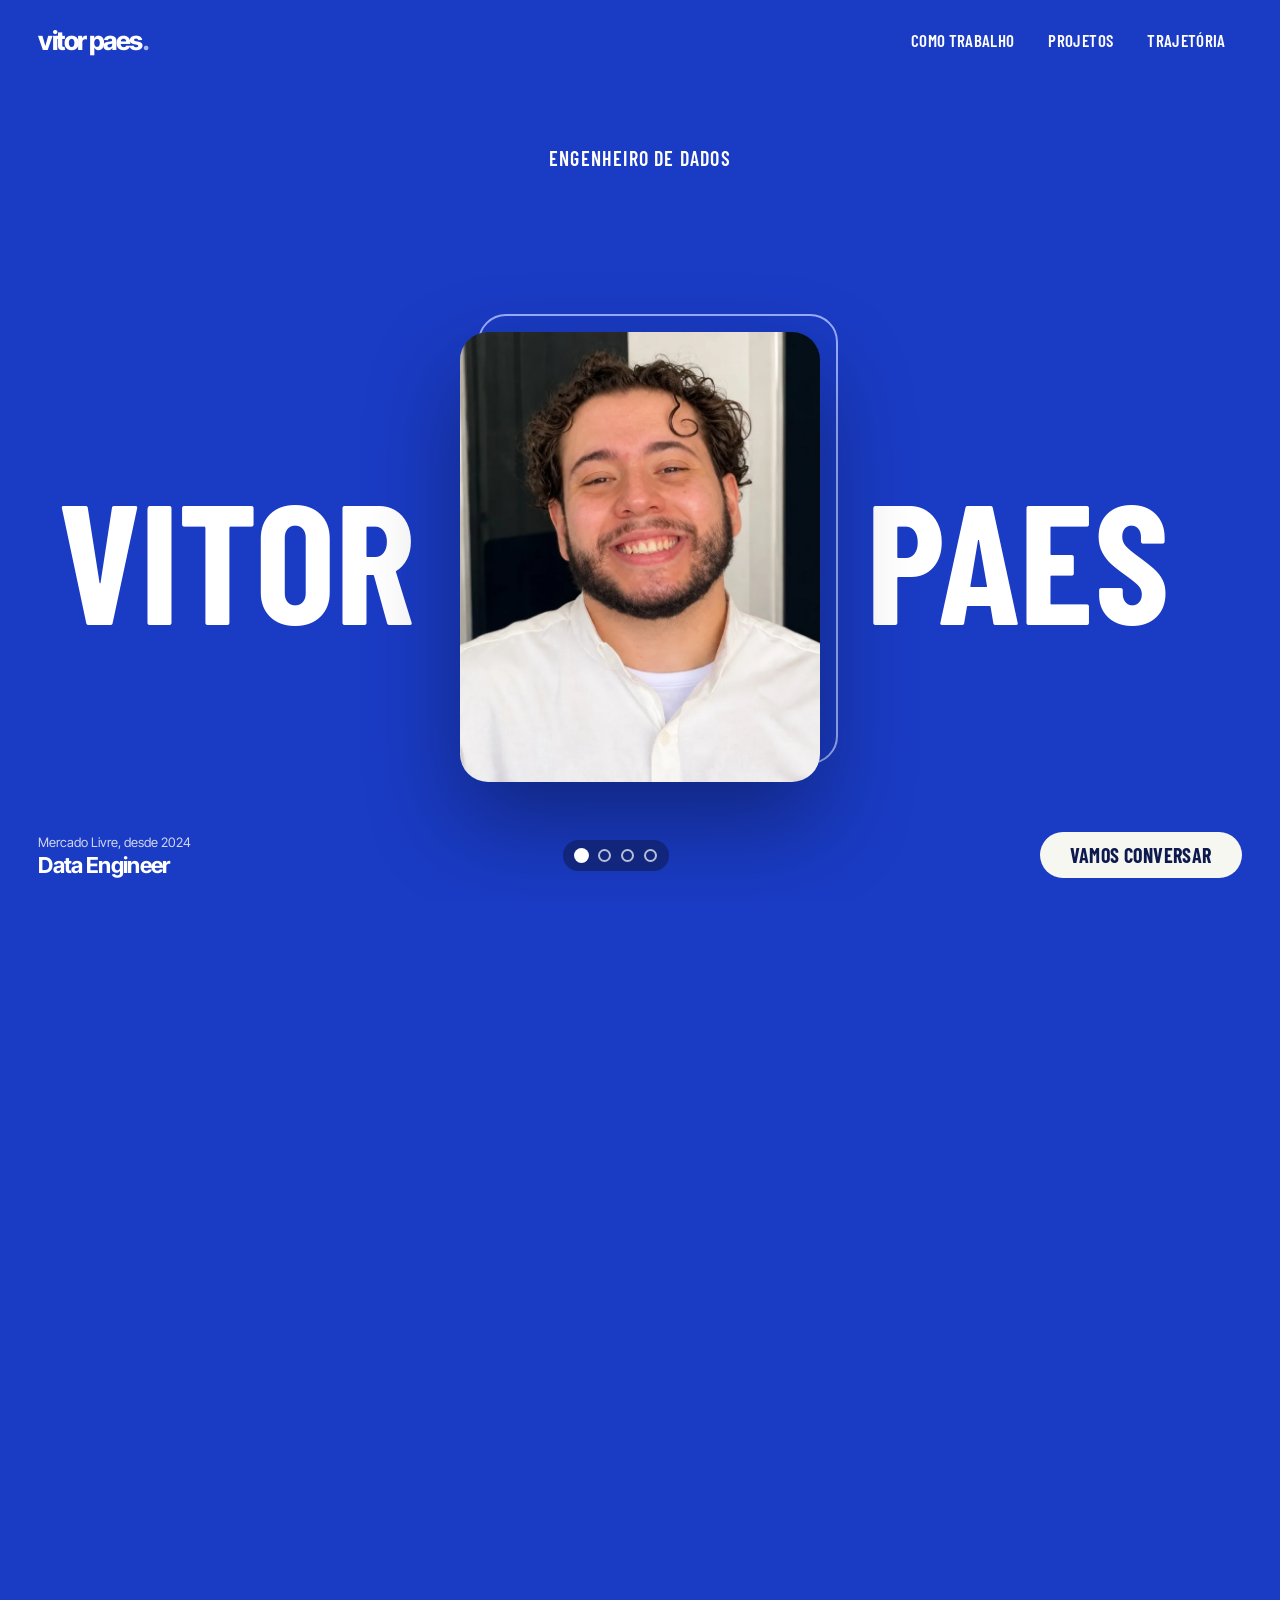
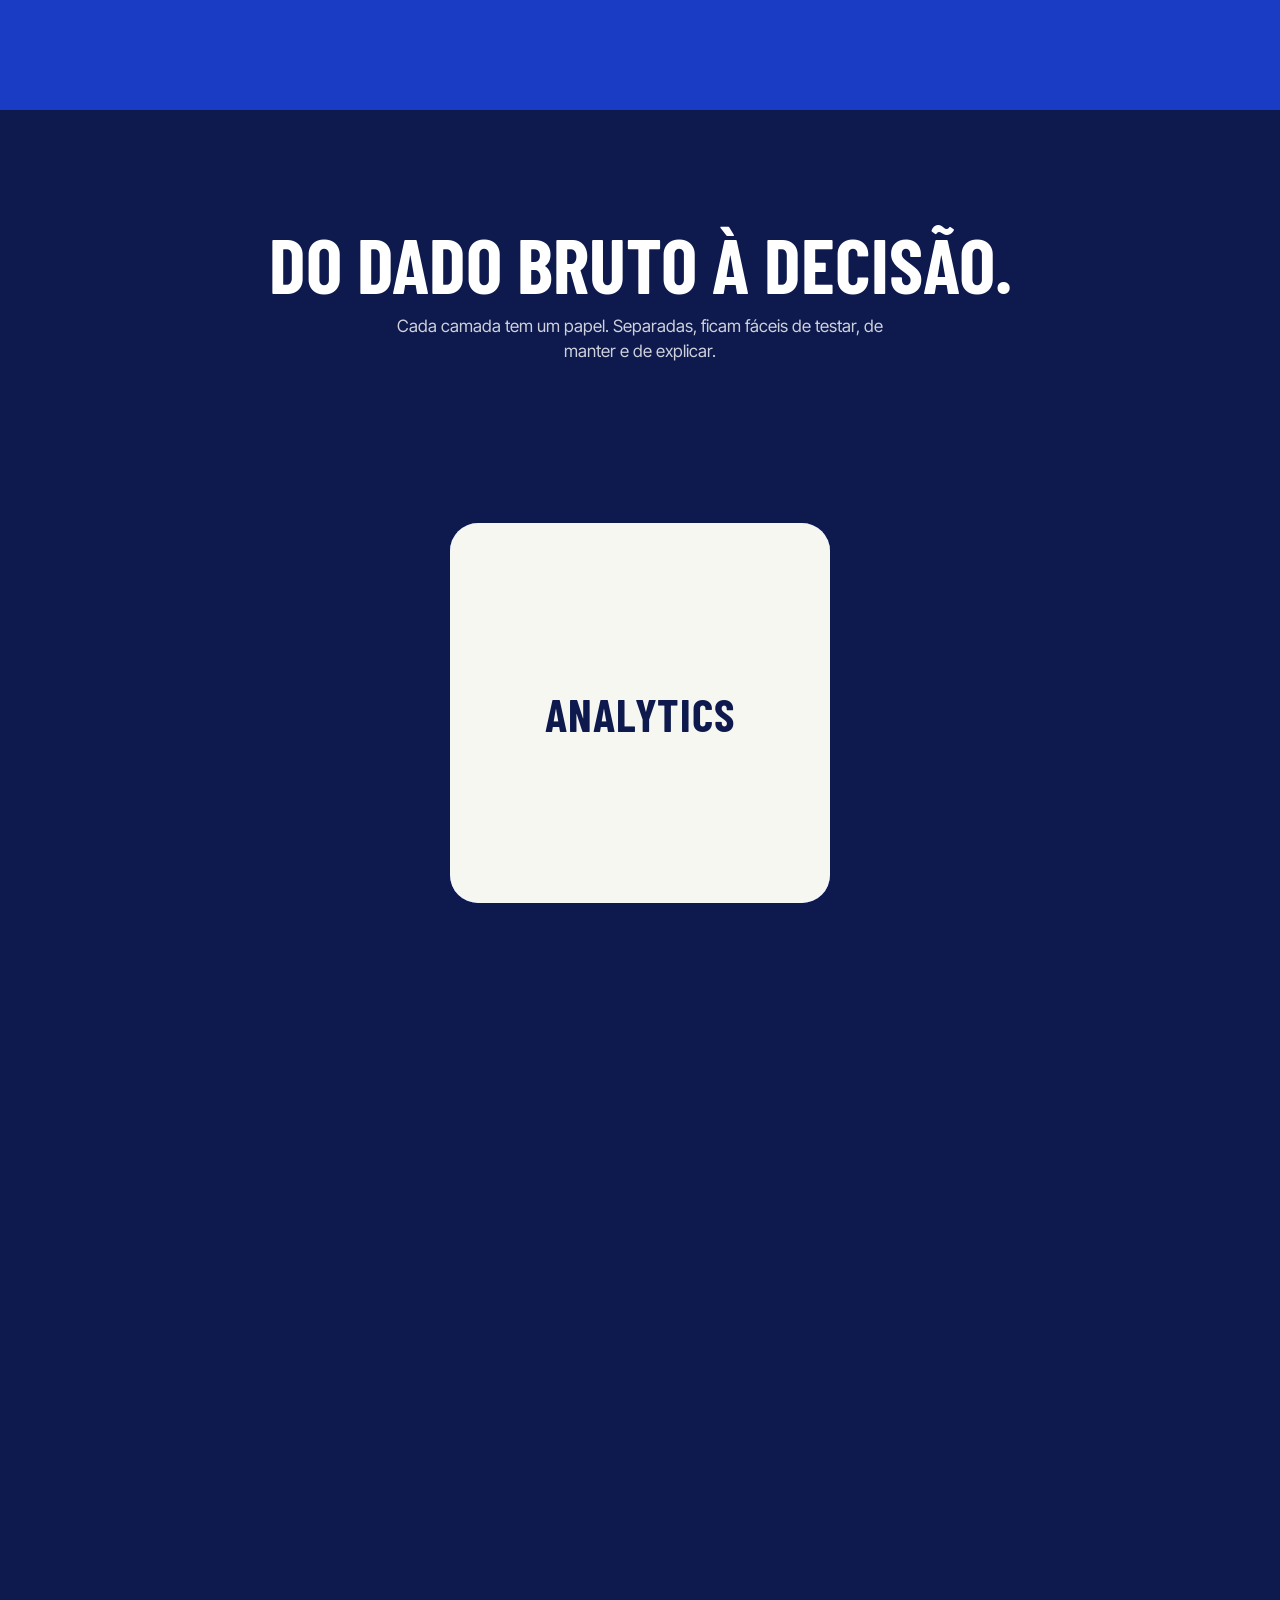
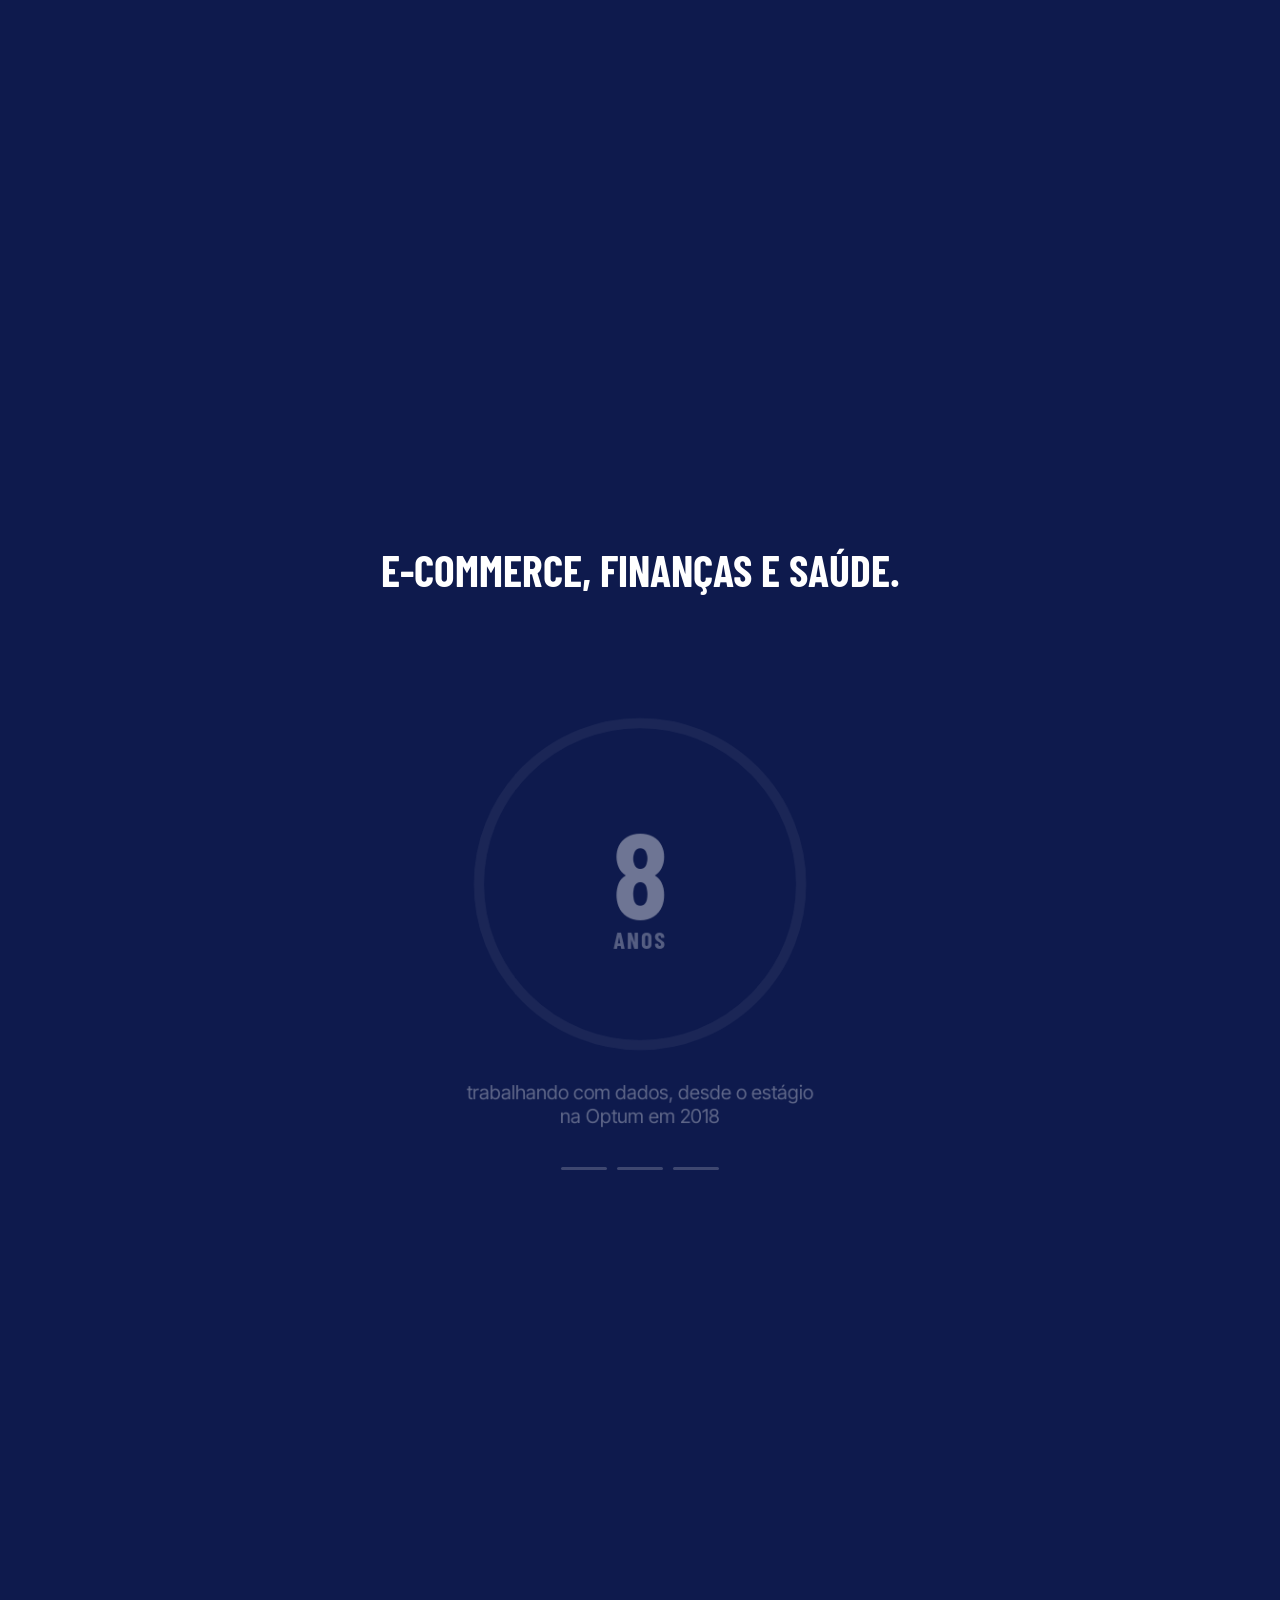
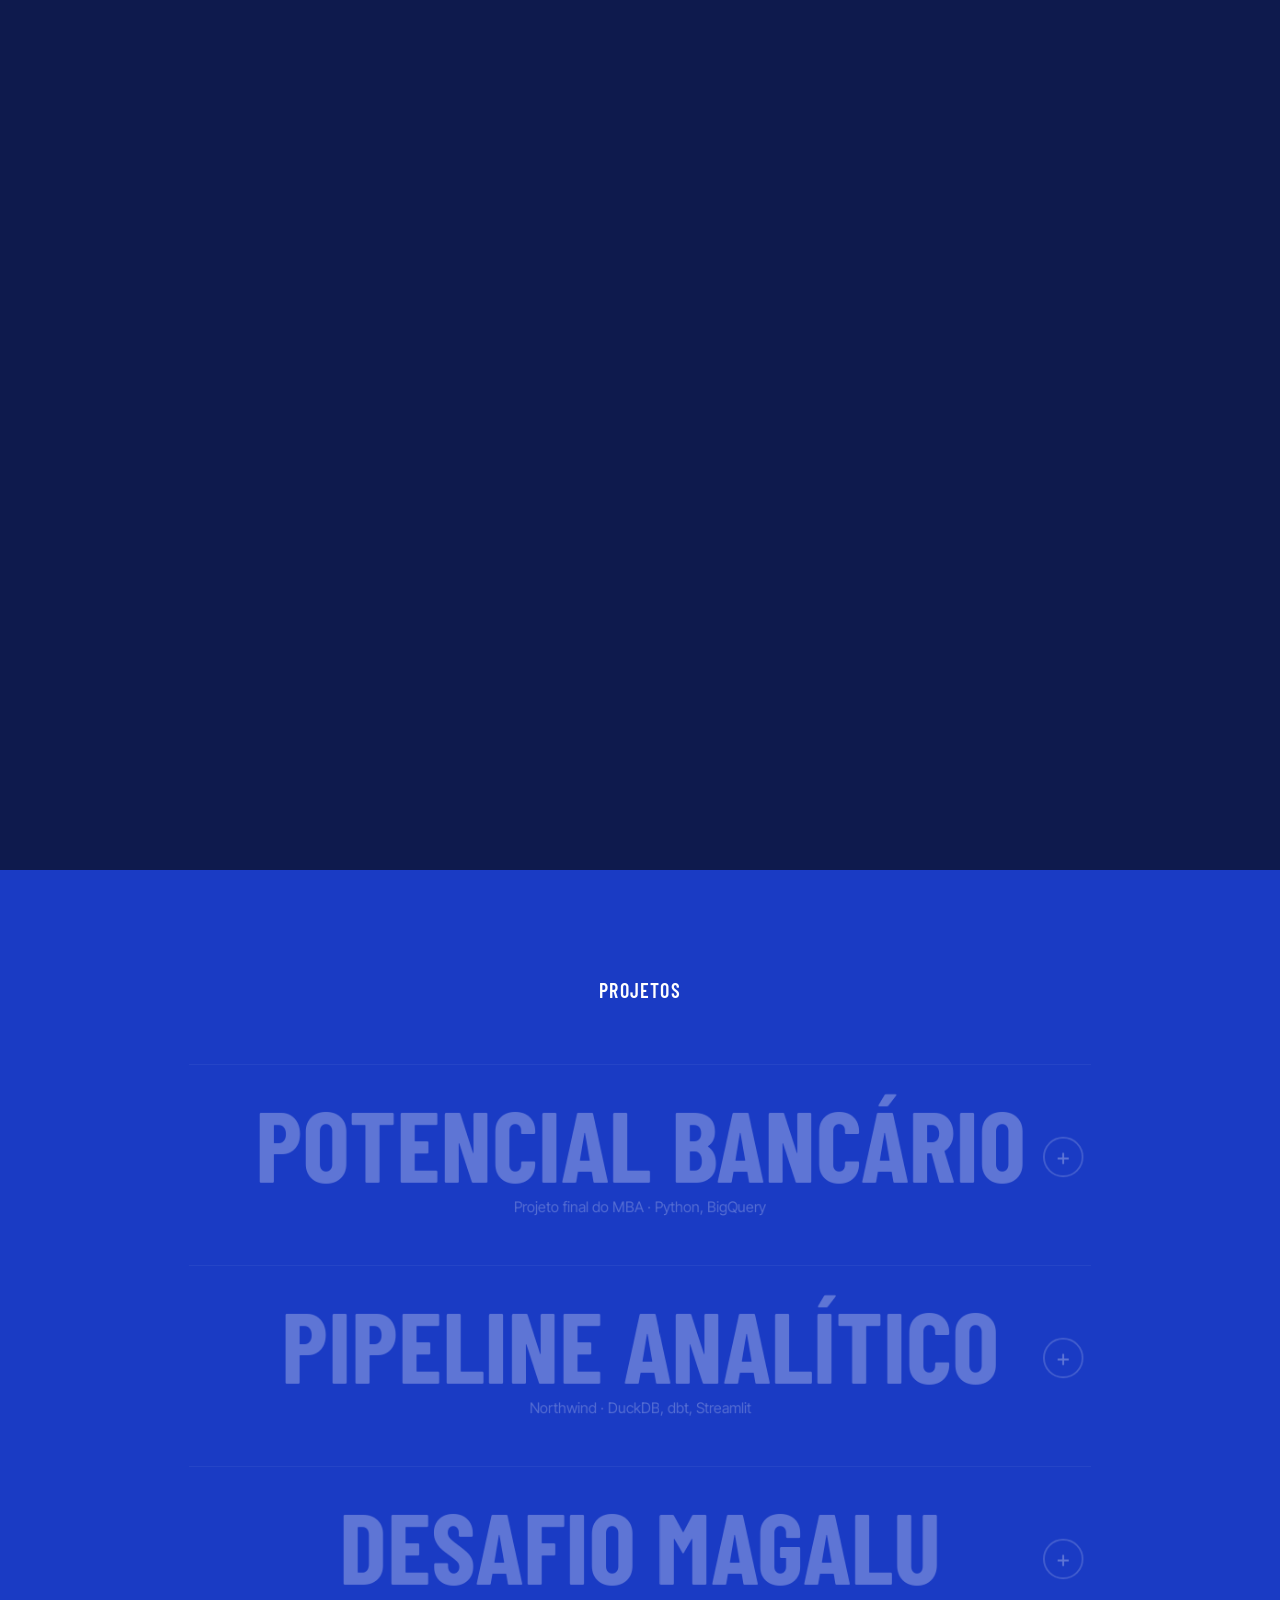
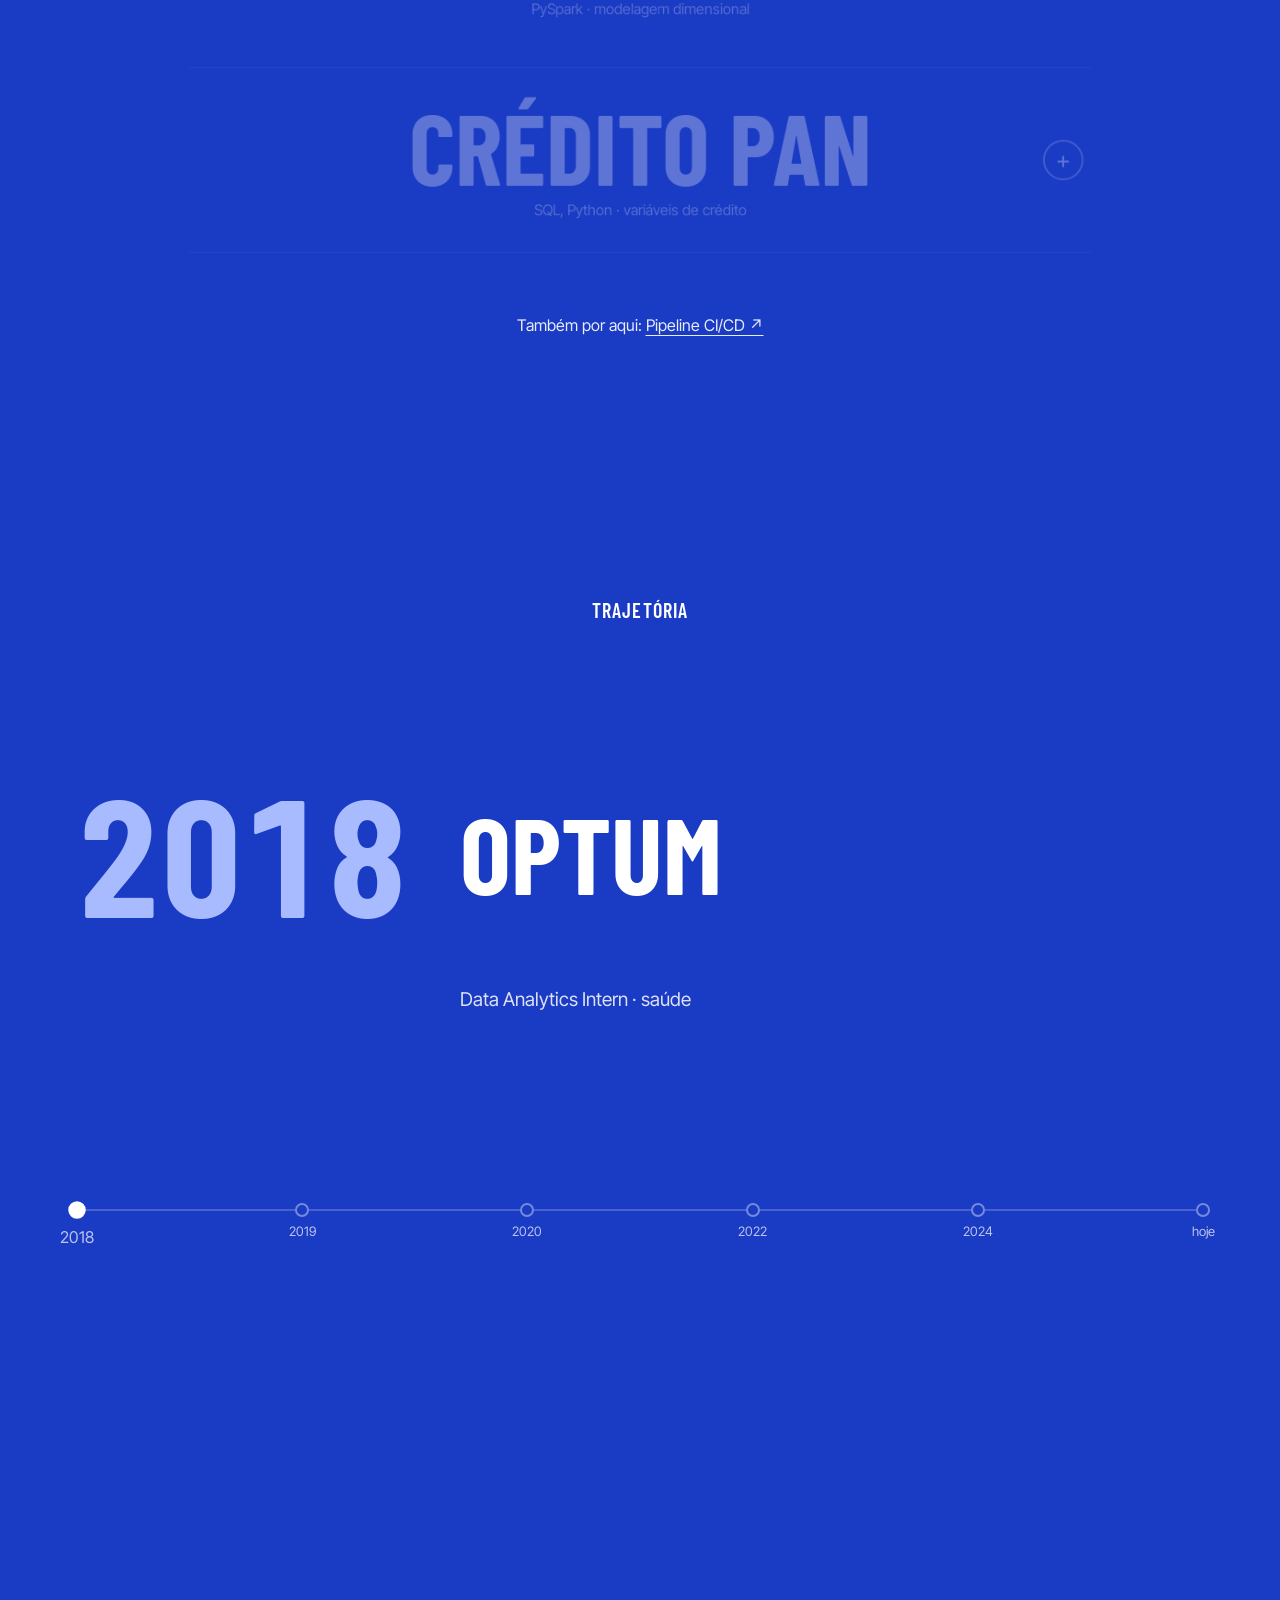
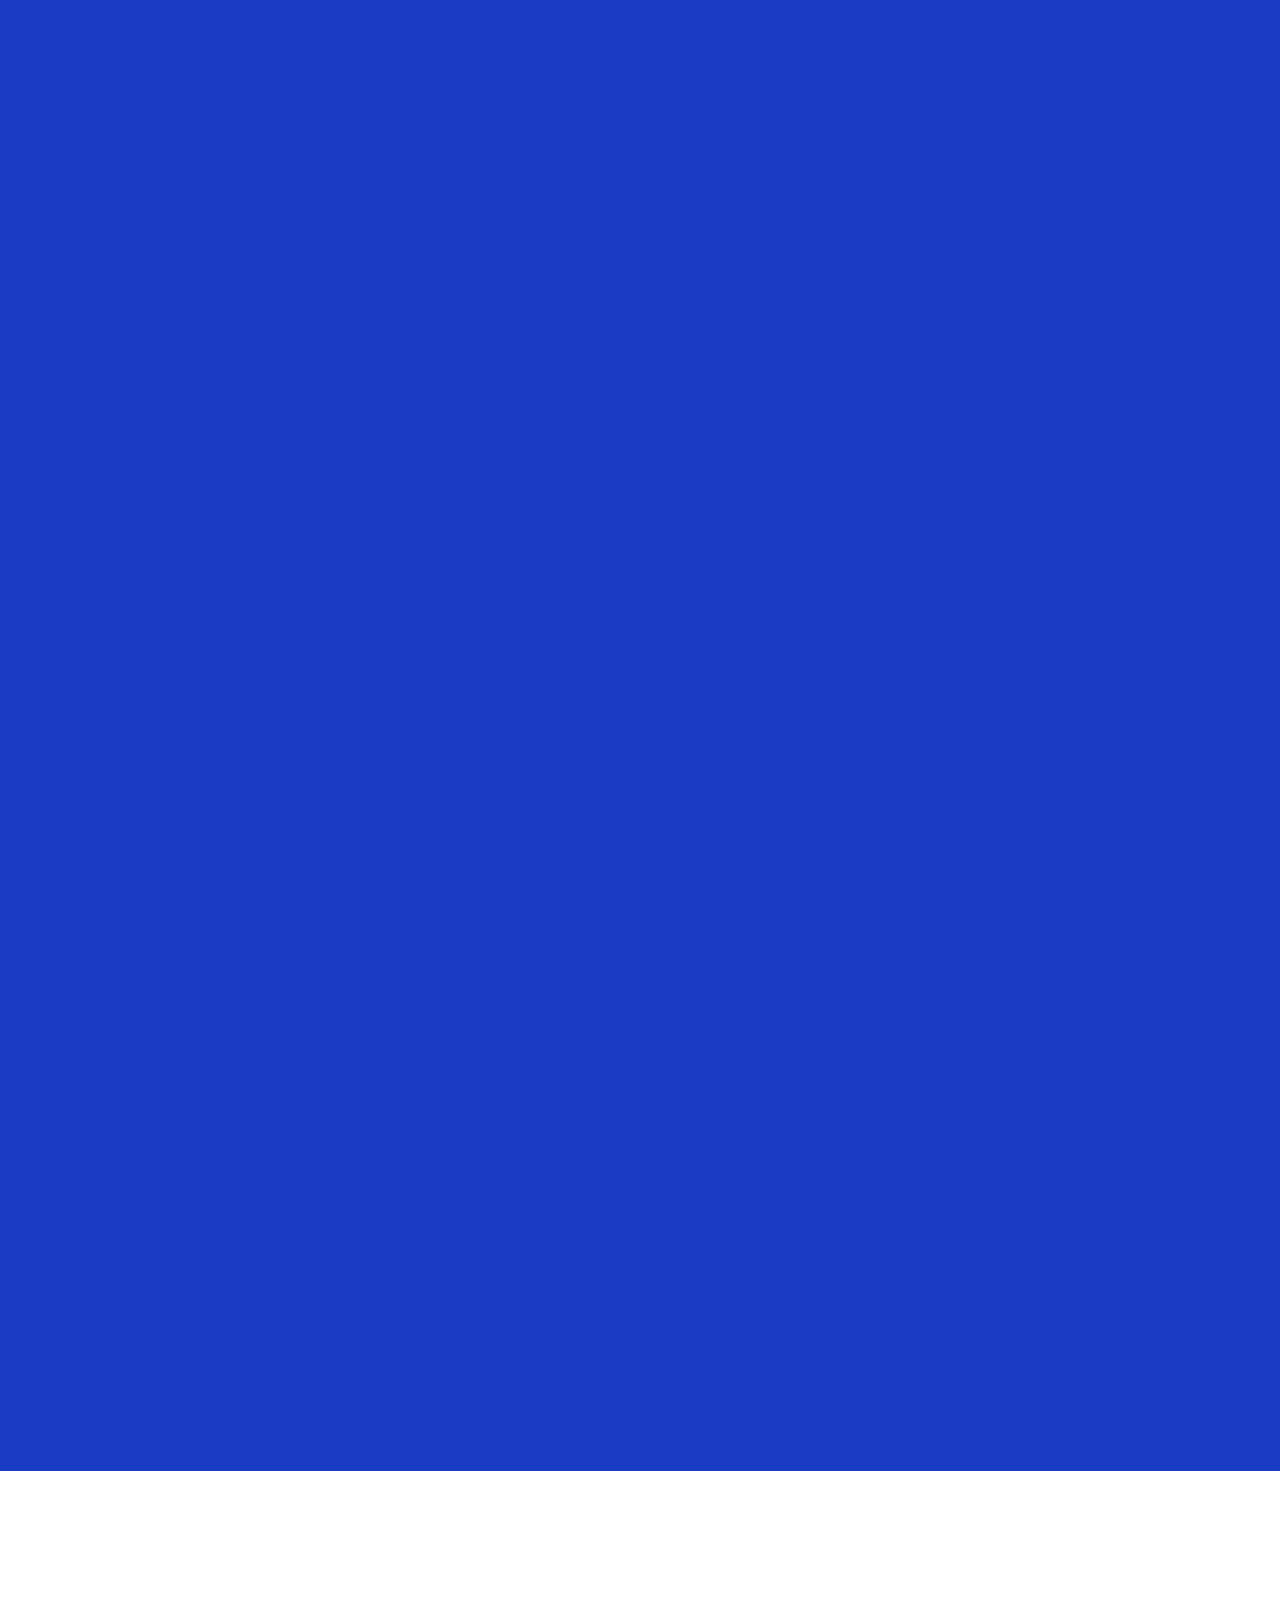
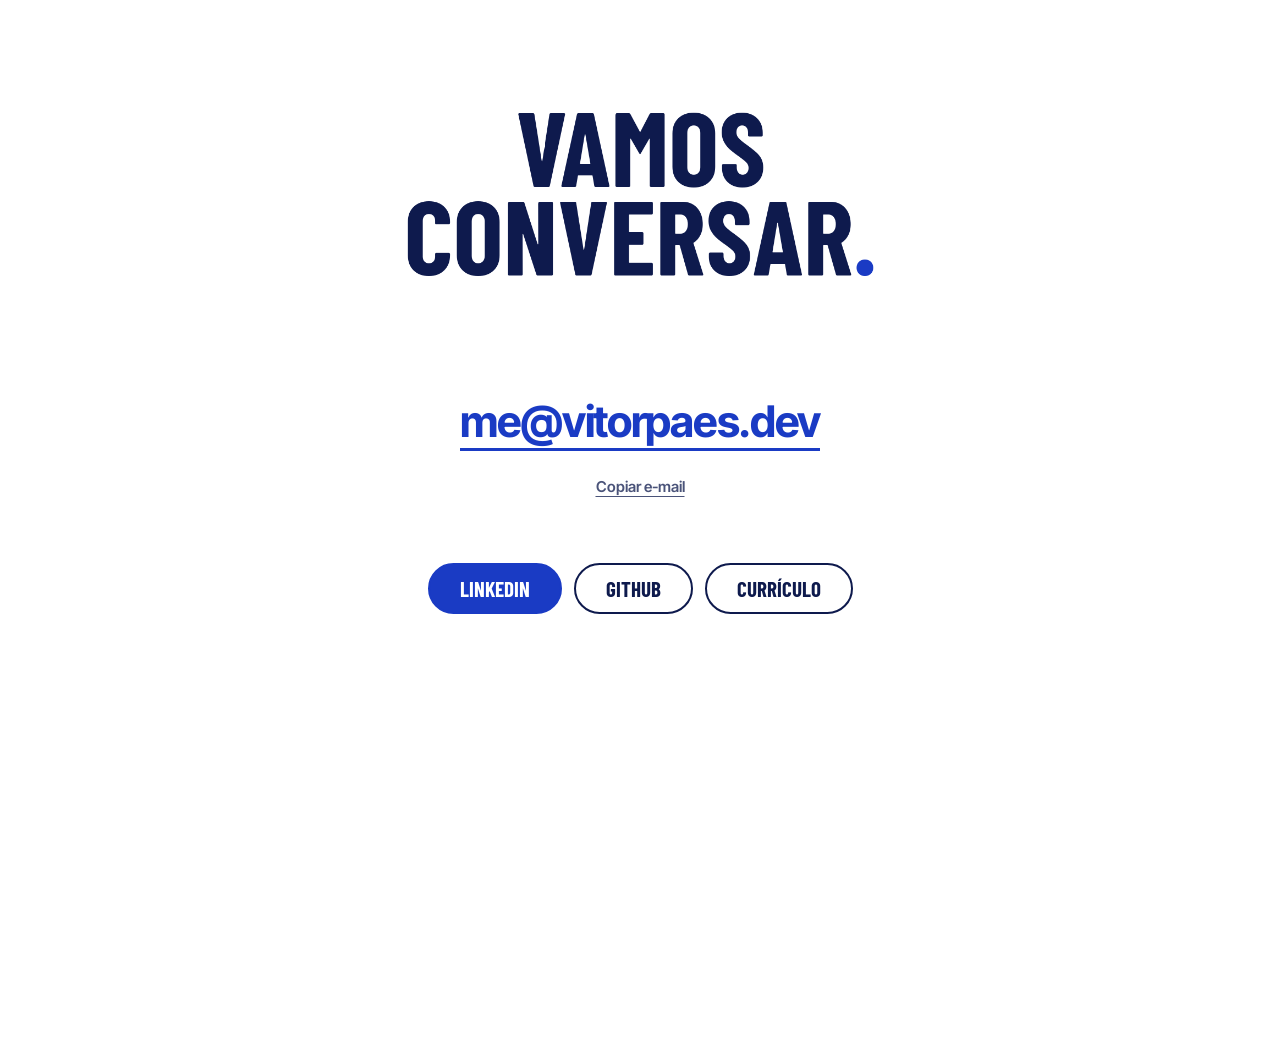
<file: index.html>
<!DOCTYPE html>
<html lang="pt-BR">
<head>
  <meta charset="utf-8">
  <meta name="viewport" content="width=device-width, initial-scale=1">
  <meta name="description" content="Vitor Paes é engenheiro de dados em São Paulo, no Mercado Livre. Pipelines, modelagem e analytics com SQL, Python, PySpark, dbt e Google Cloud. Veja projetos e trajetória.">
  <meta name="theme-color" content="#1A3BC4">
  
  <meta name="author" content="Vitor Paes">
  <meta name="robots" content="index, follow, max-image-preview:large">
  <title>Vitor Paes — Engenheiro de Dados em São Paulo</title>
  <link rel="canonical" href="https://vitorpaes.dev/">
  <meta property="og:type" content="profile">
  <meta property="og:locale" content="pt_BR">
  <meta property="og:site_name" content="Vitor Paes">
  <meta property="og:title" content="Vitor Paes — Engenheiro de Dados">
  <meta property="og:description" content="Pipelines, modelagem e analytics. Projetos e trajetória de um engenheiro de dados em São Paulo.">
  <meta property="og:url" content="https://vitorpaes.dev/">
  <meta property="og:image" content="https://vitorpaes.dev/og-image.png">
  <meta property="og:image:width" content="1200">
  <meta property="og:image:height" content="630">
  <meta property="og:image:alt" content="Vitor Paes, engenheiro de dados. Integração, transformação e modelagem de dados.">
  <meta property="profile:first_name" content="Vitor">
  <meta property="profile:last_name" content="Paes">
  <meta name="twitter:card" content="summary_large_image">
  <meta name="twitter:title" content="Vitor Paes — Engenheiro de Dados">
  <meta name="twitter:description" content="Pipelines, modelagem e analytics. Projetos e trajetória.">
  <meta name="twitter:image" content="https://vitorpaes.dev/og-image.png">
  <script type="application/ld+json">
  {
    "@context": "https://schema.org",
    "@type": "ProfilePage",
    "url": "https://vitorpaes.dev/",
    "inLanguage": "pt-BR",
    "mainEntity": {
      "@type": "Person",
      "name": "Vitor Paes",
      "url": "https://vitorpaes.dev/",
      "image": "https://vitorpaes.dev/vitor-paes.jpg",
      "jobTitle": "Data Engineer",
      "worksFor": { "@type": "Organization", "name": "Mercado Livre" },
      "address": { "@type": "PostalAddress", "addressLocality": "São Paulo", "addressCountry": "BR" },
      "alumniOf": [
        { "@type": "CollegeOrUniversity", "name": "Universidade Presbiteriana Mackenzie" },
        { "@type": "CollegeOrUniversity", "name": "Universidade Anhembi Morumbi" }
      ],
      "knowsAbout": ["Engenharia de dados", "Analytics engineering", "SQL", "Python", "PySpark", "dbt", "Airflow", "BigQuery", "Google Cloud", "AWS", "Modelagem dimensional", "ETL"],
      "email": "mailto:me@vitorpaes.dev",
      "sameAs": ["https://www.linkedin.com/in/vitor-paes/", "https://github.com/VitorPaes"]
    }
  }
  </script>
  <link rel="icon" href="./favicon.svg" type="image/svg+xml">
  <link rel="icon" href="./favicon-32.png" sizes="32x32" type="image/png">
  <link rel="apple-touch-icon" href="./apple-touch-icon.png">

<link rel="preconnect" href="https://fonts.googleapis.com">
<link rel="preconnect" href="https://fonts.gstatic.com" crossorigin>
<link href="https://fonts.googleapis.com/css2?family=Barlow+Condensed:wght@500;600;700&family=Inter+Tight:wght@400..800&display=swap" rel="stylesheet">
<script>if(matchMedia("(prefers-reduced-motion: reduce)").matches)document.documentElement.classList.add("rm")</script>
<style>
:root{--bg:#1A3BC4;--deep:#0E1A4D;--pop:#F7F7F2;--hi:#A9BBFF;--white:#fff;--ink:#0E1A4D;--cw:min(360px,70vw,42vh)}
*{box-sizing:border-box}
html,body{margin:0}
body{background:var(--bg);color:var(--white);font-family:"Inter Tight",Arial,sans-serif;-webkit-font-smoothing:antialiased;overflow-x:hidden}
a{color:inherit;text-decoration:none}
.cond{font-family:"Barlow Condensed","Arial Narrow",sans-serif;text-transform:uppercase}
.sr{position:absolute;width:1px;height:1px;overflow:hidden;clip:rect(0 0 0 0)}
a:focus-visible,button:focus-visible{outline:3px solid var(--hi);outline-offset:4px}
body.light a:focus-visible,body.light button:focus-visible{outline-color:var(--bg)}

/* header + bottom bar */
.top{position:fixed;inset:0 0 auto 0;z-index:20;display:flex;justify-content:space-between;align-items:center;padding:22px clamp(18px,3vw,40px);pointer-events:none}
.top>*{pointer-events:auto}
.top{transition:background .3s,backdrop-filter .3s}.top.solid{background:rgba(14,26,77,.82);-webkit-backdrop-filter:blur(12px);backdrop-filter:blur(12px)}body.light .top.solid{background:rgba(255,255,255,.88)}
.brand{font-size:26px;font-weight:750;letter-spacing:-.06em}
.brand span{color:var(--hi)}
.top nav{display:flex;gap:2px;align-items:center;font-size:17px;font-weight:600;letter-spacing:.02em}
.top nav a{border-radius:999px;padding:8px 16px;transition:background .25s,color .25s}
.top nav a.on{background:var(--white);color:var(--bg)}
.bar{position:fixed;inset:auto 0 0 0;z-index:20;display:flex;justify-content:space-between;align-items:center;padding:16px clamp(18px,3vw,40px) 20px;pointer-events:none}
.bar>*{pointer-events:auto}
.bar .who p{margin:0;line-height:1.3}
.bar .who small{font-size:13px;opacity:.8}
.bar .who strong{display:block;font-size:22px;letter-spacing:-.03em}
.dots{display:flex;gap:10px;padding:9px 12px;border-radius:999px;background:rgba(14,26,77,.55);-webkit-backdrop-filter:blur(10px);backdrop-filter:blur(10px);transition:background .3s}
.dots button{position:relative;width:13px;height:13px;border-radius:50%;border:2px solid rgba(255,255,255,.7);background:transparent;padding:0;cursor:pointer;transition:background .3s,transform .3s}
.dots button::after{content:"";position:absolute;inset:-9px -6px}
.dots button.on{background:var(--white);transform:scale(1.15)}
.cta{background:var(--pop);color:var(--ink);border-radius:999px;padding:11px 30px;font-size:20px;font-weight:700;letter-spacing:.02em;transition:transform .2s,opacity .3s,visibility .3s}
.cta:hover{transform:scale(1.05)}
body.light .cta{opacity:0;visibility:hidden;pointer-events:none}body.light .bar .who,body.light .dots button{color:var(--ink);border-color:var(--ink)}
body.light .dots{background:rgba(255,255,255,.85)}
body.light .dots button.on{background:var(--ink)}
body.light .top{color:var(--ink)}
body.light .top nav a.on{background:var(--ink);color:#fff}

/* scenes */
.scene{position:relative}
.stick{position:sticky;top:0;height:100vh;overflow:hidden}

/* 1. hero */
#hero{height:190vh}
#hero .label{position:absolute;top:14vh;left:0;right:0;text-align:center;font-size:clamp(16px,1.6vw,20px);font-weight:600;letter-spacing:.06em}
#hero .name{position:absolute;top:15vh;left:0;right:0;text-align:center;font-weight:700;font-size:clamp(110px,21vw,330px);line-height:.84;letter-spacing:-.005em;will-change:transform}
#hero .name span{display:block;will-change:transform}
.card3d{position:absolute;left:50%;bottom:118px;width:var(--cw);aspect-ratio:4/5;perspective:1400px;transform:translateX(-50%)}
.card3d::before{content:"";position:absolute;inset:0;transform:translate(18px,-18px);border:2px solid var(--hi);border-radius:28px;opacity:.9}
.card3d .inner{position:relative;width:100%;height:100%;transform-style:preserve-3d;will-change:transform}
.face{position:absolute;inset:0;backface-visibility:hidden;-webkit-backface-visibility:hidden;border-radius:28px;overflow:hidden;box-shadow:0 40px 90px rgba(0,0,0,.35)}
.face picture{display:block;width:100%;height:100%}
.face img{width:100%;height:100%;object-fit:cover;object-position:50% 30%;display:block}
.face.back{transform:rotateY(180deg);background:var(--pop);color:var(--ink);display:flex;flex-direction:column;justify-content:flex-end;padding:0 32px 34px}
.face.back .k{font-size:15px;font-weight:600;letter-spacing:.06em;margin:0 0 6px}
.face.back h2{color:var(--bg);margin:0;font-size:clamp(40px,4.4vw,58px);line-height:.88;font-weight:700}
.face.back p{margin:16px 0 0;font-size:16px;line-height:1.5}
.face.back ul{list-style:none;margin:18px 0 0;padding:0;display:flex;flex-wrap:wrap;gap:6px}
.face.back li{border:1.5px solid var(--ink);border-radius:999px;padding:4px 12px;font-size:13px;font-weight:600}
#hero .tag{position:absolute;left:0;right:0;top:15vh;text-align:center;font-size:clamp(34px,5vw,64px);font-weight:700;opacity:0}
@media (min-width:761px){
  #hero .name{top:auto;bottom:118px;margin:0;height:calc(var(--cw)*1.25);display:grid;grid-template-columns:1fr var(--cw) 1fr;align-items:center;font-size:min(calc((100vw - var(--cw))*.185),calc(var(--cw)*.85),330px)}
  #hero .name .l1{grid-column:1;text-align:right;padding-right:clamp(30px,3.6vw,68px)}
  #hero .name .l2{grid-column:3;text-align:left;padding-left:clamp(30px,3.6vw,68px)}
}

/* 2. layers */
#layers{height:210vh;background:var(--deep)}
#layers .head{position:absolute;top:13vh;left:0;right:0;text-align:center;padding:0 20px}
#layers .head h2{margin:0;font-size:clamp(44px,6vw,80px);line-height:.95;font-weight:700}
#layers .head p{margin:14px auto 0;max-width:520px;opacity:.8;font-size:17px;line-height:1.5}
.stack{position:absolute;z-index:1;left:50%;top:67%;width:min(380px,62vw);height:min(380px,62vw);transform:translate(-50%,-50%)}
.slab{position:absolute;inset:0;border-radius:28px;transform-origin:center;will-change:transform;display:flex;align-items:center;justify-content:center}
.slab .face2{position:absolute;inset:0;border-radius:28px}
.s1 .face2{background:#2B3C86;box-shadow:inset 0 0 0 2px rgba(255,255,255,.12)}
.s2 .face2{background:var(--bg);box-shadow:inset 0 0 0 2px rgba(255,255,255,.18)}
.s3 .face2{background:var(--pop)}
.slab .glyph{position:relative;font-size:clamp(28px,4vw,46px);font-weight:700;letter-spacing:.02em}
.s3 .glyph{color:var(--ink)}
.note{position:absolute;z-index:5;width:min(300px,38vw);opacity:0;will-change:transform,opacity}
.note b{display:block;font-size:clamp(28px,3vw,40px);line-height:1;font-weight:700}
.note span{display:block;margin-top:6px;font-size:15px;line-height:1.45;opacity:.85}
.n1{left:6vw;top:72%}.n2{right:6vw;top:56%;text-align:right}.n3{left:6vw;top:40%}

/* 3. numbers */
#numbers{height:230vh;background:var(--deep)}
#numbers .k{position:absolute;top:11vh;left:0;right:0;text-align:center;font-size:clamp(28px,3.4vw,44px);font-weight:700;padding:0 20px}
.stat{position:absolute;inset:0;display:flex;flex-direction:column;align-items:center;justify-content:center;opacity:0;will-change:transform,opacity}
.ring{position:relative;width:min(360px,68vw,44vh);aspect-ratio:1;margin-top:8vh}
.ring svg{position:absolute;inset:0;width:100%;height:100%;transform:rotate(-90deg)}
.ring circle{fill:none;stroke-width:6}
.ring .bgc{stroke:rgba(255,255,255,.14)}
.ring .fg{stroke:var(--hi);stroke-linecap:round}
.ring .val{position:absolute;inset:0;display:flex;flex-direction:column;align-items:center;justify-content:center;font-size:clamp(96px,14vh,170px);line-height:.9;font-weight:700;font-variant-numeric:tabular-nums}
.ring .val small{font-size:.2em;letter-spacing:.08em;opacity:.75;margin-top:.15em}
.stat p{margin:26px 0 0;font-size:clamp(17px,1.6vw,21px);opacity:.85;text-align:center;max-width:420px;padding:0 20px}
.stat .chip{display:inline-block;margin-top:14px;border:1.5px solid var(--hi);color:var(--hi);border-radius:999px;padding:6px 16px;font-size:15px;font-weight:600;opacity:0;transition:opacity .4s}
.steps{position:absolute;bottom:130px;left:0;right:0;display:flex;justify-content:center;gap:10px}
.steps i{width:46px;height:3px;background:rgba(255,255,255,.2);border-radius:2px;overflow:hidden;position:relative}
.steps i b{position:absolute;inset:0;background:#fff;transform-origin:left;transform:scaleX(0)}

/* 4. projects */
#projects{padding:12vh 20px 14vh;text-align:center}
#projects .k{font-size:20px;font-weight:600;letter-spacing:.06em;margin:0 0 6vh}
.proj{max-width:980px;margin:0 auto;border-top:1px solid rgba(255,255,255,.18);will-change:transform,opacity}
.proj:last-of-type{border-bottom:1px solid rgba(255,255,255,.18)}
.proj-head{all:unset;box-sizing:border-box;display:block;width:100%;padding:4vh 56px;cursor:pointer;position:relative;text-align:center}
.proj-head:focus-visible{outline:3px solid var(--hi);outline-offset:4px;border-radius:12px}
.proj-head b{display:block;font-size:clamp(52px,8.5vw,124px);line-height:.9;font-weight:700;transition:color .25s}
.proj-head span{display:block;margin-top:10px;font-size:16px;opacity:.85}
.proj-head i{position:absolute;right:8px;top:50%;width:44px;height:44px;margin-top:-22px;border-radius:50%;border:2px solid rgba(255,255,255,.6);font-style:normal;font-size:26px;line-height:40px;transition:transform .35s,background .25s,color .25s}
.proj-head:hover b{color:var(--hi)}
.proj.open .proj-head i{transform:rotate(45deg);background:#fff;color:var(--bg)}
.proj-body{display:grid;grid-template-rows:0fr;transition:grid-template-rows .55s cubic-bezier(.2,.7,.2,1)}
.proj.open .proj-body{grid-template-rows:1fr}
.proj-in{overflow:hidden;text-align:left}
.proj-in>*{opacity:0;transform:translateY(16px);transition:opacity .45s,transform .45s}
.proj.open .proj-in>*{opacity:1;transform:none}
.proj.open .proj-in>*:nth-child(2){transition-delay:.08s}.proj.open .proj-in>*:nth-child(3){transition-delay:.14s}.proj.open .proj-in>*:nth-child(4){transition-delay:.2s}
.pgrid{display:grid;grid-template-columns:1fr 1fr;gap:32px;padding:8px 8px 0}
.pgrid h3{margin:0 0 8px;font-size:22px;font-weight:700;color:var(--hi);letter-spacing:.03em}
.pgrid p{margin:0;font-size:17px;line-height:1.55}
.flow{list-style:none;margin:28px 8px 0;padding:0;display:grid;grid-template-columns:repeat(3,1fr);gap:12px;counter-reset:f}
.flow li{background:rgba(255,255,255,.08);border-radius:18px;padding:18px 20px;position:relative}
.flow li:not(:last-child)::after{content:"→";position:absolute;right:-12px;top:50%;transform:translate(50%,-50%);opacity:.6}
.flow b{display:block;font-size:15px;color:var(--hi)}
.flow strong{display:block;margin-top:4px;font-size:17px}
.flow span{display:block;margin-top:2px;font-size:14px;opacity:.8}
.pnote{margin:20px 8px 0;font-size:15px;opacity:.8;line-height:1.5}
.plinks{display:flex;flex-wrap:wrap;gap:10px;margin:22px 8px 4vh}
.plinks a{border:2px solid rgba(255,255,255,.7);border-radius:999px;padding:9px 20px;font-size:18px;font-weight:700;transition:background .2s,color .2s}
.plinks a:hover,.plinks a.main{background:#fff;color:var(--bg);border-color:#fff}
.more{margin:6vh 0 0;font-size:16px;opacity:.9}.more a{text-decoration:underline;text-underline-offset:4px}
@media (max-width:760px){.pgrid,.flow{grid-template-columns:1fr}.flow li:not(:last-child)::after{content:"↓";right:50%;top:auto;bottom:-14px;transform:translateX(50%)}.proj-head{padding:3vh 48px 3vh 0;text-align:left}.proj-head i{right:0}}

/* 5. path */
#path{height:290vh;background:var(--bg)}
#path .k{position:absolute;top:13vh;left:0;right:0;text-align:center;font-size:20px;font-weight:600;letter-spacing:.06em}
.slots{position:absolute;left:clamp(20px,6vw,90px);right:clamp(20px,6vw,90px);top:50%;transform:translateY(-58%);display:grid;grid-template-columns:auto 1fr;gap:clamp(20px,4vw,64px);align-items:end}
.slot{overflow:hidden;--lh:clamp(84px,13vw,190px);height:var(--lh)}
.slot .col{will-change:transform}
.slot .col div{height:var(--lh);line-height:var(--lh);font-weight:700;font-size:var(--lh);white-space:nowrap}
.years .col div{color:var(--hi);font-variant-numeric:tabular-nums}
.names .col div{font-size:min(calc(var(--lh)*.74),8.4vw)}
.role{grid-column:2;margin:0;height:28px;overflow:hidden}
.role .col div{height:28px;line-height:28px;font-size:19px;opacity:.85;white-space:nowrap;overflow:hidden;text-overflow:ellipsis}
.line{position:absolute;left:clamp(20px,6vw,90px);right:clamp(20px,6vw,90px);bottom:150px;height:2px;background:rgba(255,255,255,.2)}
.line .fill{position:absolute;inset:0;background:#fff;transform-origin:left;transform:scaleX(0)}
.line .node{position:absolute;top:50%;width:14px;height:14px;margin:-7px 0 0 -7px;border-radius:50%;background:var(--bg);border:2px solid rgba(255,255,255,.4);transition:background .3s,border-color .3s,transform .3s}
.line .node.on{background:#fff;border-color:#fff;transform:scale(1.25)}
.line .node span{position:absolute;top:18px;left:50%;transform:translateX(-50%);font-size:13px;white-space:nowrap;opacity:.7}

/* 6. end */
#end{height:130vh;background:#fff;color:var(--ink)}
#end .stick{display:flex;flex-direction:column;align-items:center;justify-content:center;text-align:center;padding:0 20px}
#end h2{margin:0;font-size:clamp(64px,15vw,230px);line-height:.84;font-weight:700;will-change:transform}
#end h2 i{font-style:normal;color:var(--bg)}
.mail{margin-top:5vh;font-size:clamp(26px,3.4vw,44px);font-weight:700;letter-spacing:-.03em;color:var(--bg);border-bottom:3px solid currentColor;line-height:1.2}
.mail:hover{color:var(--ink)}
.copy{margin-top:14px;background:none;border:0;color:var(--ink);font:600 15px 'Inter Tight',sans-serif;text-decoration:underline;text-underline-offset:4px;cursor:pointer;opacity:.75;min-height:44px}
.copy:hover{opacity:1}
.links{margin-top:3vh}
.links{display:flex;gap:12px;margin-top:6vh;flex-wrap:wrap;justify-content:center}
.links a{border:2px solid var(--ink);border-radius:999px;padding:11px 30px;font-size:21px;font-weight:700}
.links a.main{background:var(--bg);border-color:var(--bg);color:#fff}


@media (max-width:760px){
  .top nav a:not(.pill){display:none}
  .top nav a.pill{background:var(--white);color:var(--bg);padding:8px 20px}
  body.light .top nav a.pill{background:var(--ink);color:#fff}
  :root{--cw:min(280px,72vw,36vh)}
  .bar .who{display:none}
  .note{width:auto;left:24px!important;right:24px!important;text-align:left!important;display:flex;align-items:baseline;gap:12px}
  .note b{font-size:24px;min-width:118px;flex:none}.note span{margin:0;font-size:14px}
  .n3{top:64%!important}.n2{top:71.5%!important}.n1{top:79%!important}
  #layers .head{top:12vh}#layers .head h2{font-size:38px}#layers .head p{display:none}
  .stack{top:43%;width:min(230px,58vw);height:min(230px,58vw)}
  .slab .glyph{font-size:24px}
  .card3d{bottom:104px}
  .card3d::before{transform:translate(10px,-10px);border-radius:22px}
  .face{border-radius:22px}
  #hero .name{font-size:19vw}
  .face.back{padding:0 22px 26px}
  .face.back .k{font-size:12px}
  .face.back h2{font-size:38px}
  .face.back p{font-size:14px;margin-top:10px}
  .face.back ul{margin-top:12px;gap:5px}.face.back li{font-size:12px;padding:3px 10px}
  #hero .tag{top:14vh}
  #end h2{font-size:19vw}
  .slots{grid-template-columns:1fr;gap:4px;transform:translateY(-62%)}.slot{--lh:clamp(64px,17vw,110px)}.names .col div{font-size:13vw}.role{grid-column:1}.role .col div{font-size:15px}
}
/* path as a plain list: read by screen readers always, shown when motion is reduced */
.plist{list-style:none;margin:0 auto;padding:0;max-width:900px}
.plist li{display:grid;grid-template-columns:auto 1fr;column-gap:clamp(16px,3vw,40px);align-items:baseline;padding:18px 0;border-top:1px solid rgba(255,255,255,.18)}
.plist b,.plist strong{font-size:clamp(34px,5vw,60px);font-weight:700;line-height:1}
.plist b{color:var(--hi);font-variant-numeric:tabular-nums}
.plist span{grid-column:2;margin-top:6px;font:400 17px/1.4 "Inter Tight",Arial,sans-serif;text-transform:none;opacity:.85}

/* reduced motion (html.rm): no scroll-driven scenes, everything laid out and visible */
.rm .scene{height:auto!important}
.rm .stick{position:relative;height:auto;overflow:visible}
.rm *{transition:none!important}
.rm #hero .stick{min-height:100vh;display:flex;flex-direction:column;align-items:center;justify-content:center;gap:20px;padding:120px 20px 110px}
.rm #hero .label,.rm #hero .name,.rm #hero .tag{position:static;opacity:1}
.rm #hero .name{display:block;height:auto;margin:0;font-size:clamp(64px,13vw,170px)}
.rm #hero .name span{display:inline-block;padding:0 .1em}
.rm #hero .tag{font-size:clamp(26px,3.4vw,44px);color:var(--hi)}
.rm .card3d{position:static;transform:none;width:min(760px,100%);aspect-ratio:auto;perspective:none;margin-top:16px}
.rm .card3d::before{display:none}
.rm .card3d .inner{display:grid;grid-template-columns:repeat(auto-fit,minmax(260px,1fr));gap:20px;height:auto;transform-style:flat}
.rm .face{position:relative;inset:auto;box-shadow:none}
.rm .face.front{aspect-ratio:4/5}
.rm .face.back{transform:none;justify-content:center;padding:32px}
.rm #layers .stick{display:flex;flex-direction:column;align-items:center;padding:14vh 20px}
.rm #layers .head{position:static;padding:0;margin-bottom:5vh}
.rm #layers .head p{display:block}
.rm .stack{display:none}
.rm .note{position:static;display:block;opacity:1;width:min(560px,100%);text-align:left;padding:18px 0;border-top:1px solid rgba(255,255,255,.18)}
.rm .note b{font-size:clamp(28px,3vw,40px)}.rm .note span{margin-top:6px;font-size:15px}
.rm #numbers .stick{display:flex;flex-wrap:wrap;justify-content:center;align-items:flex-start;gap:48px 24px;max-width:1100px;margin:0 auto;padding:14vh 20px}
.rm #numbers .k{position:static;flex:0 0 100%;padding:0;margin:0}
.rm .stat{position:static;opacity:1;flex:0 1 300px;justify-content:flex-start}
.rm .ring{margin-top:0;width:min(220px,60vw)}
.rm .ring .val{font-size:84px}
.rm .stat .chip{opacity:1}
.rm .steps,.rm .slots,.rm .line{display:none}
.rm #path .stick{padding:14vh clamp(20px,6vw,90px)}
.rm #path .k{position:static;margin:0 0 6vh}
.rm .plist{position:static;width:auto;height:auto;overflow:visible;clip:auto}
.rm #end .stick{min-height:100vh;padding:120px 20px}
</style>
</head>
<body>

<header class="top">
  <a class="brand" href="#hero">vitor paes<span>.</span></a>
  <nav class="cond">
    <a href="#layers">Como trabalho</a>
    <a class="pill" href="#projects">Projetos</a>
    <a href="#path">Trajetória</a>
  </nav>
</header>

<main>
  <!-- 1 -->
  <section id="hero" class="scene" data-scene>
    <div class="stick">
      <p class="label cond">Engenheiro de dados</p>
      <h1 class="name cond"><span class="l1">Vitor</span><span class="l2">Paes</span></h1>
      <p class="tag cond">Dados com contexto.</p>
      <div class="card3d">
        <div class="inner">
          <div class="face front"><picture><source srcset="./vitor-paes.webp?v=2" type="image/webp"><img src="./vitor-paes.jpg?v=2" width="920" height="920" fetchpriority="high" alt="Foto de Vitor Paes"></picture></div>
          <div class="face back">
            <p class="k cond">Hoje no Mercado Livre</p>
            <h2 class="cond">Data<br>Engineer</h2>
            <p>Integração, transformação e modelagem para conectar tecnologia e negócio.</p>
            <ul><li>SQL</li><li>Python</li><li>PySpark</li><li>dbt</li><li>Airflow</li><li>GCP</li></ul>
          </div>
        </div>
      </div>
    </div>
  </section>

  <!-- 2 -->
  <section id="layers" class="scene" data-scene>
    <div class="stick">
      <div class="head">
        <h2 class="cond">Do dado bruto à decisão.</h2>
        <p>Cada camada tem um papel. Separadas, ficam fáceis de testar, de manter e de explicar.</p>
      </div>
      <div class="stack" aria-hidden="true">
        <div class="slab s1"><div class="face2"></div><span class="glyph cond">raw</span></div>
        <div class="slab s2"><div class="face2"></div><span class="glyph cond">trusted</span></div>
        <div class="slab s3"><div class="face2"></div><span class="glyph cond">analytics</span></div>
      </div>
      <div class="note n1"><b class="cond">Raw</b><span>Os dados como chegam das fontes, guardados sem mexer.</span></div>
      <div class="note n2"><b class="cond">Trusted</b><span>Limpos, padronizados e testados.</span></div>
      <div class="note n3"><b class="cond">Analytics</b><span>Modelados para responder às perguntas do negócio.</span></div>
    </div>
  </section>

  <!-- 3 -->
  <section id="numbers" class="scene" data-scene>
    <div class="stick">
      <p class="k cond">E-commerce, finanças e saúde.</p>
      <div class="stat" data-to="8"><div class="ring"><svg viewBox="0 0 200 200" aria-hidden="true"><circle class="bgc" cx="100" cy="100" r="94"/><circle class="fg" cx="100" cy="100" r="94"/></svg><div class="val cond"><span>8</span><small>anos</small></div></div><p>trabalhando com dados, desde o estágio na Optum em 2018</p></div>
      <div class="stat" data-to="6"><div class="ring"><svg viewBox="0 0 200 200" aria-hidden="true"><circle class="bgc" cx="100" cy="100" r="94"/><circle class="fg" cx="100" cy="100" r="94"/></svg><div class="val cond"><span>6</span><small>empresas</small></div></div><p>de consultoria a banco, varejo, meios de pagamento e marketplace</p></div>
      <div class="stat" data-to="mba"><div class="ring"><svg viewBox="0 0 200 200" aria-hidden="true"><circle class="bgc" cx="100" cy="100" r="94"/><circle class="fg" cx="100" cy="100" r="94"/></svg><div class="val cond"><span>MBA</span></div></div><p>em Engenharia de Dados pela Universidade Presbiteriana Mackenzie</p><span class="chip cond">Concluído em 2026</span></div>
      <div class="steps" aria-hidden="true"><i><b></b></i><i><b></b></i><i><b></b></i></div>
    </div>
  </section>

  <!-- 4 -->
  <section id="projects" class="scene">
    <p class="k cond">Projetos</p>
    <article class="proj">
      <button class="proj-head" aria-expanded="false" aria-controls="pd1">
        <b class="cond">Potencial bancário</b><span>Projeto final do MBA · Python, BigQuery</span><i aria-hidden="true">+</i>
      </button>
      <div class="proj-body" id="pd1"><div class="proj-in">
        <div class="pgrid"><div><h3 class="cond">O problema</h3><p>Como combinar capacidade econômica, adoção digital e presença bancária para comparar oportunidades entre municípios?</p></div><div><h3 class="cond">A entrega</h3><p>Pipeline em camadas raw, trusted e analytics, análise exploratória e três versões do Índice de Potencial Bancário (IPB).</p></div></div>
        <ol class="flow"><li><b class="cond">01</b><strong>Fontes públicas</strong><span>IBGE · BCB · Anatel</span></li><li><b class="cond">02</b><strong>Ingestão e tratamento</strong><span>Python · raw / trusted</span></li><li><b class="cond">03</b><strong>Índice e análise</strong><span>BigQuery · analytics</span></li></ol>
        <p class="pnote">Desenvolvido em equipe com Hermes Augusto, Lúcio Franchi Cruz e Nathalia Miranda.</p>
        <div class="plinks cond"><a href="https://github.com/LucioFrCruz/heluvina_projeto_final_202602" target="_blank" rel="noopener" class="main">Ver repositório ↗</a><a href="https://github.com/LucioFrCruz/heluvina_projeto_final_202602/blob/main/docs/Arquitetura_Tecnica.md" target="_blank" rel="noopener">Arquitetura ↗</a><a href="https://github.com/LucioFrCruz/heluvina_projeto_final_202602/blob/main/docs/Relatorio_EDA.md" target="_blank" rel="noopener">Análise exploratória ↗</a><a href="https://github.com/LucioFrCruz/heluvina_projeto_final_202602/blob/main/src/analytics/ipb.py" target="_blank" rel="noopener">Cálculo do índice ↗</a></div>
      </div></div>
    </article>
    <article class="proj">
      <button class="proj-head" aria-expanded="false" aria-controls="pd2">
        <b class="cond">Pipeline analítico</b><span>Northwind · DuckDB, dbt, Streamlit</span><i aria-hidden="true">+</i>
      </button>
      <div class="proj-body" id="pd2"><div class="proj-in">
        <div class="pgrid"><div><h3 class="cond">O problema</h3><p>Como transformar arquivos de pedidos e itens em uma base consistente para analisar vendas e logística?</p></div><div><h3 class="cond">A entrega</h3><p>Modelos dimensionais no DuckDB, verificações com dbt, reconciliação de registros e dashboard em Streamlit.</p></div></div>
        <ol class="flow"><li><b class="cond">01</b><strong>Ingestão</strong><span>CSV · MinIO</span></li><li><b class="cond">02</b><strong>Modelagem e testes</strong><span>dbt · DuckDB</span></li><li><b class="cond">03</b><strong>Consumo</strong><span>Streamlit</span></li></ol>
        <p class="pnote">Armazenamento e processamento no ambiente local, com documentação de requisitos e planos de teste.</p>
        <div class="plinks cond"><a href="https://github.com/VitorPaes/sre-herluvina" target="_blank" rel="noopener" class="main">Ver repositório ↗</a><a href="https://github.com/VitorPaes/sre-herluvina/blob/master/documents/03_architecture.md" target="_blank" rel="noopener">Arquitetura ↗</a><a href="https://github.com/VitorPaes/sre-herluvina/blob/master/transform/models/marts/schema.yml" target="_blank" rel="noopener">Modelos e testes ↗</a><a href="https://github.com/VitorPaes/sre-herluvina/blob/master/bin/run-pipeline.sh" target="_blank" rel="noopener">Execução do pipeline ↗</a></div>
      </div></div>
    </article>
    <article class="proj">
      <button class="proj-head" aria-expanded="false" aria-controls="pd3">
        <b class="cond">Desafio Magalu</b><span>PySpark · modelagem dimensional</span><i aria-hidden="true">+</i>
      </button>
      <div class="proj-body" id="pd3"><div class="proj-in">
        <div class="pgrid"><div><h3 class="cond">O problema</h3><p>Como organizar pedidos, produtos e parceiros para calcular comissões e comparar o desempenho mensal?</p></div><div><h3 class="cond">A entrega</h3><p>Notebook PySpark com modelo dimensional, agregações mensais, regras de comissão e rankings por parceiro.</p></div></div>
        <ol class="flow"><li><b class="cond">01</b><strong>Origem</strong><span>Tabelas CSV</span></li><li><b class="cond">02</b><strong>Transformação</strong><span>Joins · dimensões · fato</span></li><li><b class="cond">03</b><strong>Análise</strong><span>Comissões · rankings</span></li></ol>
        <p class="pnote">Solução para um desafio de Analytics Engineering, com as transformações e regras documentadas no notebook.</p>
        <div class="plinks cond"><a href="https://github.com/VitorPaes/desafio_magalu" target="_blank" rel="noopener" class="main">Ver repositório ↗</a><a href="https://github.com/VitorPaes/desafio_magalu/blob/main/Dessafio_Magalu.ipynb" target="_blank" rel="noopener">Notebook PySpark ↗</a></div>
      </div></div>
    </article>
    <article class="proj">
      <button class="proj-head" aria-expanded="false" aria-controls="pd4">
        <b class="cond">Crédito PAN</b><span>SQL, Python · variáveis de crédito</span><i aria-hidden="true">+</i>
      </button>
      <div class="proj-body" id="pd4"><div class="proj-in">
        <div class="pgrid"><div><h3 class="cond">O problema</h3><p>Como reorganizar dados no formato SCR para facilitar análises e a construção de variáveis de crédito?</p></div><div><h3 class="cond">A entrega</h3><p>Base analítica book_scr, com agregações por modalidade, faixas acumuladas e exportação em CSV.</p></div></div>
        <ol class="flow"><li><b class="cond">01</b><strong>Base de entrada</strong><span>SCR · modalidades</span></li><li><b class="cond">02</b><strong>Preparação</strong><span>SQL · faixas de crédito</span></li><li><b class="cond">03</b><strong>Saída</strong><span>Book analítico · CSV</span></li></ol>
        <p class="pnote">Foco na preparação de dados e variáveis para análise de crédito, com consultas exploratórias.</p>
        <div class="plinks cond"><a href="https://github.com/VitorPaes/desafio_pan" target="_blank" rel="noopener" class="main">Ver repositório ↗</a><a href="https://github.com/VitorPaes/desafio_pan/blob/main/main.ipynb" target="_blank" rel="noopener">Notebook principal ↗</a><a href="https://github.com/VitorPaes/desafio_pan/tree/main/sql/assets" target="_blank" rel="noopener">Transformações SQL ↗</a></div>
      </div></div>
    </article>
    <p class="more">Também por aqui: <a href="https://github.com/VitorPaes/pipeline-cicd" target="_blank" rel="noopener">Pipeline CI/CD ↗</a></p>
  </section>

  <!-- 5 -->
  <section id="path" class="scene" data-scene>
    <div class="stick">
      <p class="k cond">Trajetória</p>
      <!-- Mesma trajetória em dois formatos: a lista abaixo (leitores de tela e movimento reduzido) e o letreiro animado. Ao editar, altere os dois. -->
      <ol class="plist sr cond">
        <li><b>2018</b><strong>Optum</strong><span>Data Analytics Intern · saúde</span></li>
        <li><b>2019</b><strong>NTT Data</strong><span>Junior Data Engineer · consultoria</span></li>
        <li><b>2020</b><strong>Itaú</strong><span>Data Engineer · banco</span></li>
        <li><b>2022</b><strong>Magalu</strong><span>Analytics Engineer · varejo</span></li>
        <li><b>2024</b><strong>Cielo</strong><span>Data Engineer · meios de pagamento</span></li>
        <li><b>2024</b><strong>Mercado Livre</strong><span>Data Engineer · marketplace, hoje</span></li>
      </ol>
      <div class="slots cond" aria-hidden="true">
        <div class="slot years"><div class="col"><div>2018</div><div>2019</div><div>2020</div><div>2022</div><div>2024</div><div>2024</div></div></div>
        <div class="slot names"><div class="col"><div>Optum</div><div>NTT Data</div><div>Itaú</div><div>Magalu</div><div>Cielo</div><div>Mercado Livre</div></div></div>
        <div class="role" style="font-family:'Inter Tight';text-transform:none"><div class="col"><div>Data Analytics Intern · saúde</div><div>Junior Data Engineer · consultoria</div><div>Data Engineer · banco</div><div>Analytics Engineer · varejo</div><div>Data Engineer · meios de pagamento</div><div>Data Engineer · marketplace, hoje</div></div></div>
      </div>
      <div class="line" aria-hidden="true"><div class="fill"></div></div>
    </div>
  </section>

  <!-- 6 -->
  <section id="end" class="scene" data-scene>
    <div class="stick">
      <h2 class="cond">Vamos<br>conversar<i>.</i></h2>
      <a class="mail" href="mailto:me@vitorpaes.dev">me@vitorpaes.dev</a>
      <button class="copy" type="button" data-copy="me@vitorpaes.dev">Copiar e-mail</button>
      <div class="links cond">
        <a class="main" href="https://www.linkedin.com/in/vitor-paes/">LinkedIn</a>
        <a href="https://github.com/VitorPaes">GitHub</a>
        <a href="./curriculo-vitor-paes.pdf?v=2">Currículo</a>
      </div>
    </div>
  </section>
</main>

<div class="bar">
  <div class="who"><p><small>Mercado Livre, desde 2024</small><strong>Data Engineer</strong></p></div>
  <nav class="dots" aria-label="Seções">
    <button data-go="hero" aria-label="Início"></button>
    <button data-go="layers" aria-label="Como trabalho"></button>
    <button data-go="projects" aria-label="Projetos"></button>
    <button data-go="path" aria-label="Trajetória"></button>
  </nav>
  <a class="cta cond" href="#end">Vamos conversar</a>
</div>

<script>
(function(){
  const reduce = matchMedia('(prefers-reduced-motion: reduce)').matches;
  const clamp=(v,a=0,b=1)=>Math.min(b,Math.max(a,v));
  const seg=(p,a,b)=>clamp((p-a)/(b-a));
  const ease=t=>t<.5?2*t*t:1-Math.pow(-2*t+2,2)/2;
  const $=s=>document.querySelector(s), $$=s=>[...document.querySelectorAll(s)];
  const prog=el=>{const r=el.getBoundingClientRect();const span=r.height-innerHeight;return span>0?clamp(-r.top/span):(r.top<innerHeight?1:0)};

  const l1=$('#hero .l1'),l2=$('#hero .l2'),card=$('#hero .inner'),cardWrap=$('#hero .card3d'),tag=$('#hero .tag'),label=$('#hero .label');
  const slabs=$$('.slab'),notes=[$('.n1'),$('.n2'),$('.n3')],head=$('#layers .head');
  const endH=$('#end h2');
  const stats=$$('.stat'),steps=$$('.steps b'),C=2*Math.PI*94;
  stats.forEach(st=>{const f=st.querySelector('.fg');f.style.strokeDasharray=C;f.style.strokeDashoffset=reduce?0:C});
  const N=6,yCol=$('.years .col'),nCol=$('.names .col'),rCol=$('.role .col'),line=$('.line'),fill=$('.line .fill');
  const labels=['2018','2019','2020','2022','2024','hoje'];
  for(let i=0;i<N;i++){const n=document.createElement('div');n.className='node';n.style.left=(i/(N-1)*100)+'%';n.innerHTML='<span>'+labels[i]+'</span>';line.appendChild(n)}
  const nodes=$$('.line .node');
  const projs=$$('.proj');

  function frame(){
    if(reduce) return;
    // 1 hero: name splits, card turns around
    let p=prog($('#hero'));
    const s=ease(seg(p,0,.45));
    l1.style.transform=`translateX(${-s*70}vw)`;
    l2.style.transform=`translateX(${s*70}vw)`;
    l1.style.opacity=l2.style.opacity=1-seg(p,.25,.45);
    label.style.opacity=1-seg(p,.1,.3);
    const lift=ease(seg(p,.05,.4));
    const flip=ease(seg(p,.4,.8));
    cardWrap.style.transform=`translateX(-50%) scale(${1+lift*.05})`;
    card.style.transform=`rotateY(${flip*180}deg) rotateZ(${Math.sin(flip*Math.PI)*-6}deg)`;
    tag.style.opacity=seg(p,.82,.95);
    tag.style.transform=`translateY(${(1-seg(p,.82,.95))*30}px)`;

    // 2 layers: stack explodes apart, labels arrive
    p=prog($('#layers'));
    head.style.opacity=1-seg(p,.75,.92);
    const tilt=ease(seg(p,0,.25));
    const spread=ease(seg(p,.15,.65));
    slabs.forEach((el,i)=>{
      const off=(1-i)*spread*(innerWidth<760?Math.min(innerHeight*.085,70):Math.min(innerHeight*.14,130));
      el.style.transform=`translateY(${off}px) rotateX(${tilt*58}deg) rotateZ(${tilt*-38}deg)`;
    });
    notes.forEach((n,i)=>{
      const t=ease(seg(p,.3+i*.12,.45+i*.12));
      n.style.opacity=t;n.style.transform=`translate3d(0,${(1-t)*24}px,200px)`;
    });

    // 4 projects: the one closest to the middle lights up
    const mid=innerHeight/2;
    projs.forEach(el=>{
      if(el.classList.contains('open')){el.style.opacity=1;el.style.transform='none';return}
      const r=el.querySelector('.proj-head').getBoundingClientRect();const d=Math.abs(r.top+r.height/2-mid)/mid;
      const t=clamp(1-d);
      el.style.opacity=.3+t*.7;el.style.transform=`scale(${.92+t*.08})`;
    });

    // 3 numbers: one stat per third, ring and value scrubbed by scroll
    p=prog($('#numbers'));
    const nr=$('#numbers').getBoundingClientRect(),nIn=nr.top<innerHeight&&nr.bottom>0;
    stats.forEach((st,i)=>{
      const a=i/3,b=(i+1)/3,local=seg(p,a,b);
      const fadeIn=seg(p,a-.04,a+.06),fadeOut=i<2?1-seg(p,b-.06,b+.02):1;
      const vis=Math.min(fadeIn,fadeOut);
      st.style.opacity=vis;
      st.style.transform=`translateY(${(1-fadeIn)*60-(1-fadeOut)*60}px) scale(${.92+vis*.08})`;
      const k=ease(seg(local,.05,.75));
      st.querySelector('.fg').style.strokeDashoffset=C*(1-k);
      const to=st.dataset.to;
      // off-screen the real value stays in the DOM (crawlers, readers); it only counts up while visible
      if(to!=='mba') st.querySelector('.val span').textContent=nIn&&vis>0?Math.round(k*(+to)):to;
      else st.querySelector('.chip').style.opacity=k>.98?1:0;
      steps[i].style.transform=`scaleX(${local})`;
    });

    // 5 path: slot-machine years and names, timeline draws
    p=prog($('#path'));
    const f=seg(p,.04,.96)*(N-1),fi=Math.min(Math.floor(f),N-2),ft=f-fi;
    const pos=f>=N-1?N-1:fi+ease(seg(ft,.55,1));
    const lh=$('.years .col div').offsetHeight,rh=$('.role .col div').offsetHeight;
    yCol.style.transform=`translateY(${-pos*lh}px)`;
    nCol.style.transform=`translateY(${-pos*lh}px)`;
    rCol.style.transform=`translateY(${-pos*rh}px)`;
    fill.style.transform=`scaleX(${pos/(N-1)})`;
    nodes.forEach((n,i)=>n.classList.toggle('on',pos>=i-.5));

    // 6 end: headline grows in
    p=prog($('#end'));
    endH.style.transform=`scale(${.55+ease(seg(p,0,.6))*.45})`;
  }

  // dots + light mode
  const ids=['hero','layers','projects','path'];
  const dots=$$('.dots button');
  const navLinks=$$('.top nav a'),navFor={layers:'#layers',numbers:'#layers',projects:'#projects',path:'#path'};
  const mark=(el,on)=>{el.classList.toggle('on',on);on?el.setAttribute('aria-current','true'):el.removeAttribute('aria-current')};
  function ui(){
    let cur=0;ids.forEach((id,i)=>{const r=document.getElementById(id).getBoundingClientRect();if(r.top<innerHeight*.5)cur=i});
    dots.forEach((d,i)=>mark(d,i===cur));
    let sec='hero';['layers','numbers','projects','path','end'].forEach(id=>{if(document.getElementById(id).getBoundingClientRect().top<innerHeight*.5)sec=id});
    navLinks.forEach(a=>mark(a,a.getAttribute('href')===navFor[sec]));
    $('.top').classList.toggle('solid',scrollY>innerHeight*.6);
    const er=$('#end').getBoundingClientRect();document.body.classList.toggle('light',er.top<innerHeight*.6);
  }
  dots.forEach(d=>d.addEventListener('click',()=>document.getElementById(d.dataset.go).scrollIntoView({behavior:reduce?'auto':'smooth'})));


  // project panels
  projs.forEach(el=>{const b=el.querySelector('.proj-head');b.addEventListener('click',()=>{const o=el.classList.toggle('open');b.setAttribute('aria-expanded',o);onScroll()})});

  // copy e-mail
  const cp=$('.copy');cp&&cp.addEventListener('click',async()=>{const t=cp.dataset.copy;try{await navigator.clipboard.writeText(t);cp.textContent='Copiado!'}catch(e){cp.textContent=t}setTimeout(()=>cp.textContent='Copiar e-mail',2200)});

  let queued=false;
  function onScroll(){if(queued)return;queued=true;requestAnimationFrame(()=>{queued=false;frame();ui()})}
  addEventListener('scroll',onScroll,{passive:true});addEventListener('resize',onScroll);
  onScroll();
})();
</script>
</body>
</html>
</file>
